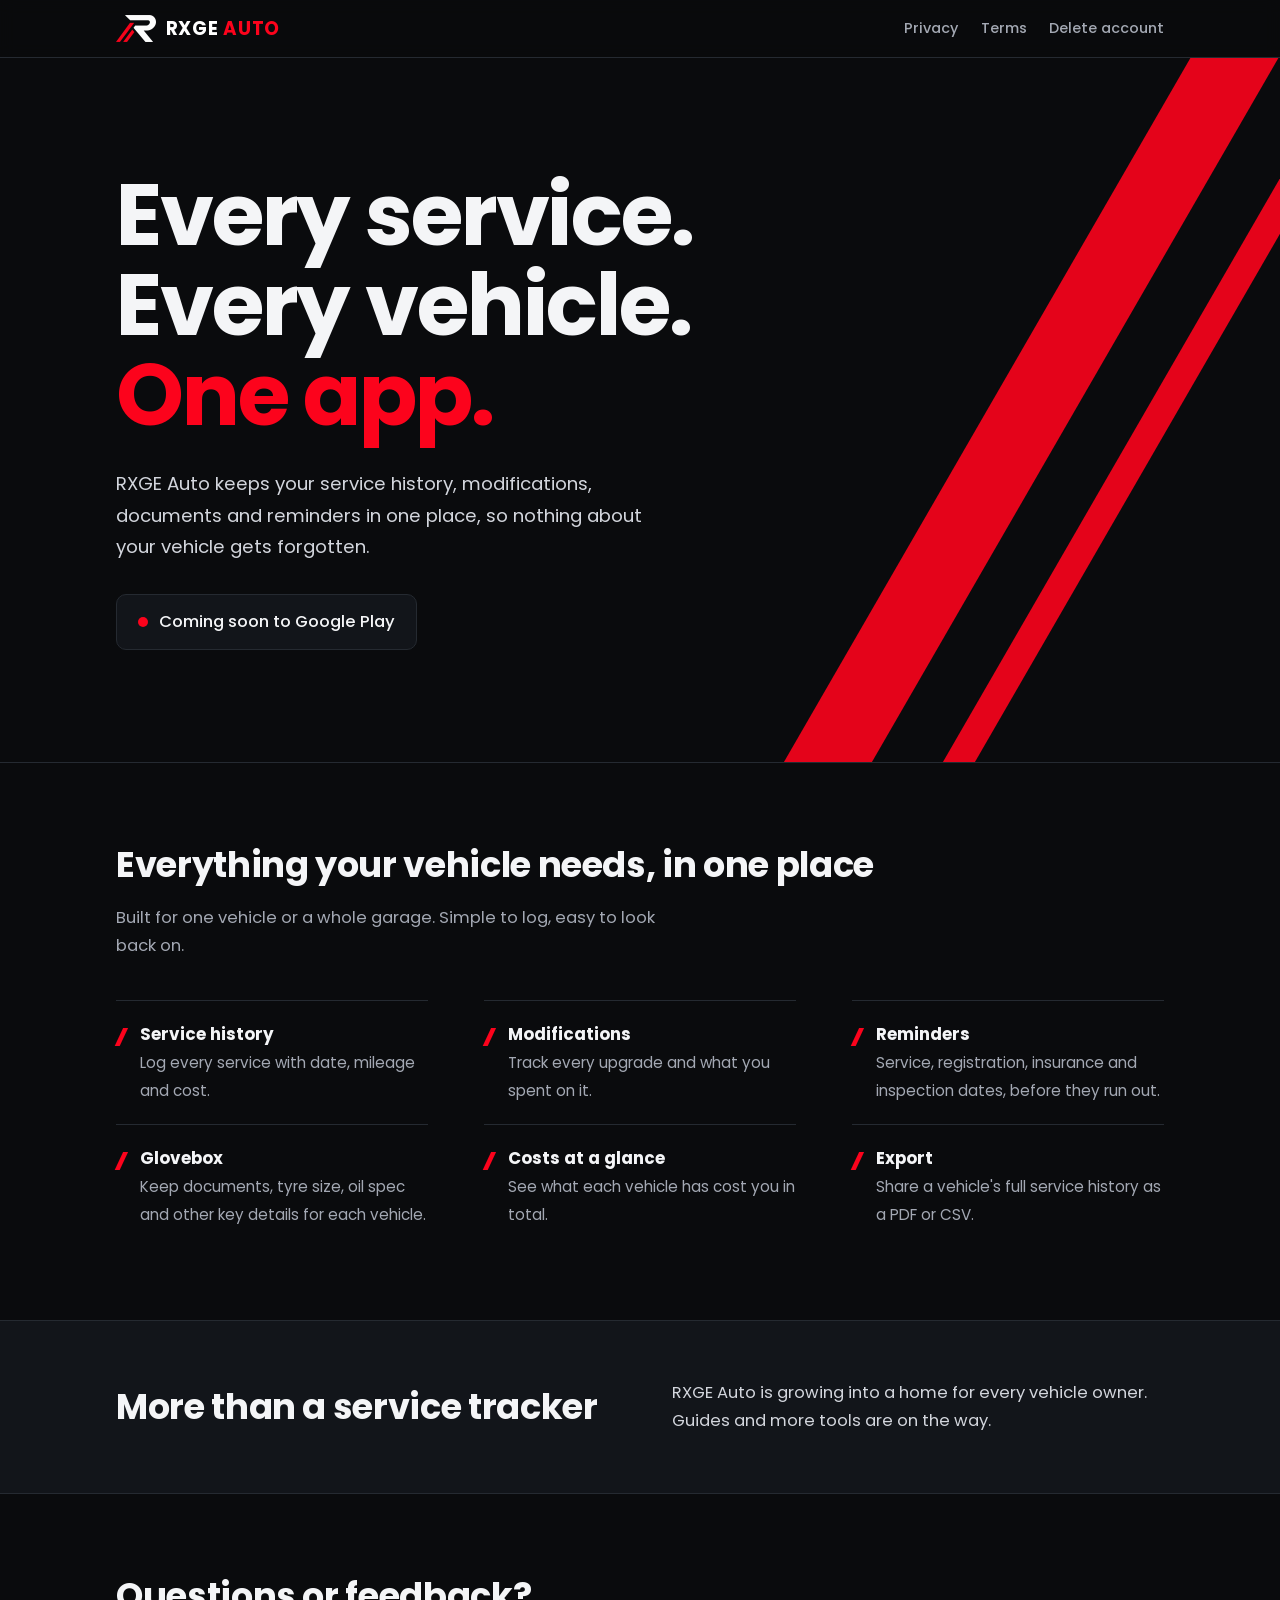
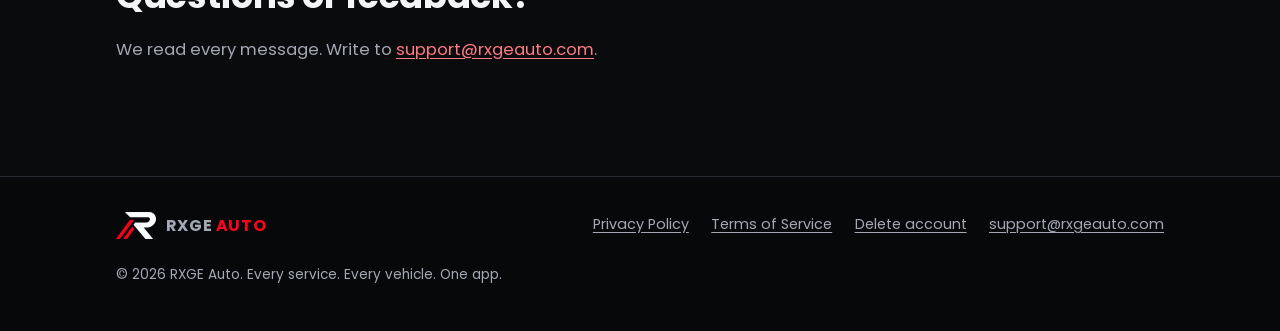
<file: index.html>
<!doctype html>
<html lang="en">
<head>
<meta charset="utf-8">
<meta name="viewport" content="width=device-width, initial-scale=1">
<title>RXGE Auto | Every service. Every vehicle. One app.</title>
<meta name="description" content="RXGE Auto keeps every service, modification, document and reminder for your vehicles in one place.">
<link rel="stylesheet" href="/style.css">
<link rel="preload" href="/fonts/Poppins-Bold.woff2" as="font" type="font/woff2" crossorigin>
<link rel="icon" href="/favicon.ico" sizes="any">
<link rel="icon" type="image/png" sizes="32x32" href="/favicon-32.png">
<link rel="icon" type="image/png" sizes="16x16" href="/favicon-16.png">
<link rel="apple-touch-icon" href="/apple-touch-icon.png">
<link rel="manifest" href="/site.webmanifest">
<meta name="theme-color" content="#07080A">
<meta property="og:type" content="website">
<meta property="og:site_name" content="RXGE Auto">
<meta property="og:title" content="RXGE Auto">
<meta property="og:description" content="Every service. Every vehicle. One app.">
<meta property="og:image" content="https://rxgeauto.com/og-image-1200x630.png">
<meta name="twitter:card" content="summary_large_image">
</head>
<body>
<header class="site"><div class="bar">
<a class="brand" href="/"><img src="/logo-mark.png" alt="" width="40" height="27"><span>RXGE <b>AUTO</b></span></a>
<nav aria-label="Main"><a href="/privacy/">Privacy</a><a href="/terms/">Terms</a><a class="hide-sm" href="/delete-account/">Delete account</a></nav>
</div></header>
<main style="max-width:none;padding:0">
<section class="hero"><div class="hero-in">
<h1><span>Every service.</span><span>Every vehicle.</span><span>One app.</span></h1>
<p class="lead">RXGE Auto keeps your service history, modifications, documents and reminders in one place, so nothing about your vehicle gets forgotten.</p>
<div class="soon"><i></i>Coming soon to Google Play</div>
</div></section>

<section class="wrap" id="features">
<h2>Everything your vehicle needs, in one place</h2>
<p class="sub">Built for one vehicle or a whole garage. Simple to log, easy to look back on.</p>
<ul class="feat">
<li><strong>Service history</strong><span>Log every service with date, mileage and cost.</span></li>
<li><strong>Modifications</strong><span>Track every upgrade and what you spent on it.</span></li>
<li><strong>Reminders</strong><span>Service, registration, insurance and inspection dates, before they run out.</span></li>
<li><strong>Glovebox</strong><span>Keep documents, tyre size, oil spec and other key details for each vehicle.</span></li>
<li><strong>Costs at a glance</strong><span>See what each vehicle has cost you in total.</span></li>
<li><strong>Export</strong><span>Share a vehicle's full service history as a PDF or CSV.</span></li>
</ul>
</section>

<section class="band"><div class="wrap">
<h2>More than a service tracker</h2>
<p>RXGE Auto is growing into a home for every vehicle owner. Guides and more tools are on the way.</p>
</div></section>

<section class="wrap">
<h2>Questions or feedback?</h2>
<p class="sub">We read every message. Write to <a href="mailto:support@rxgeauto.com">support@rxgeauto.com</a>.</p>
</section>
</main>
<footer class="site"><div class="foot">
<a class="brand" href="/"><img src="/logo-mark.png" alt="" width="34" height="23"><span>RXGE <b>AUTO</b></span></a>
<nav aria-label="Footer"><a href="/privacy/">Privacy Policy</a><a href="/terms/">Terms of Service</a><a href="/delete-account/">Delete account</a><a href="mailto:support@rxgeauto.com">support@rxgeauto.com</a></nav>
<p>&copy; 2026 RXGE Auto. Every service. Every vehicle. One app.</p>
</div></footer>
</body>
</html>
</file>
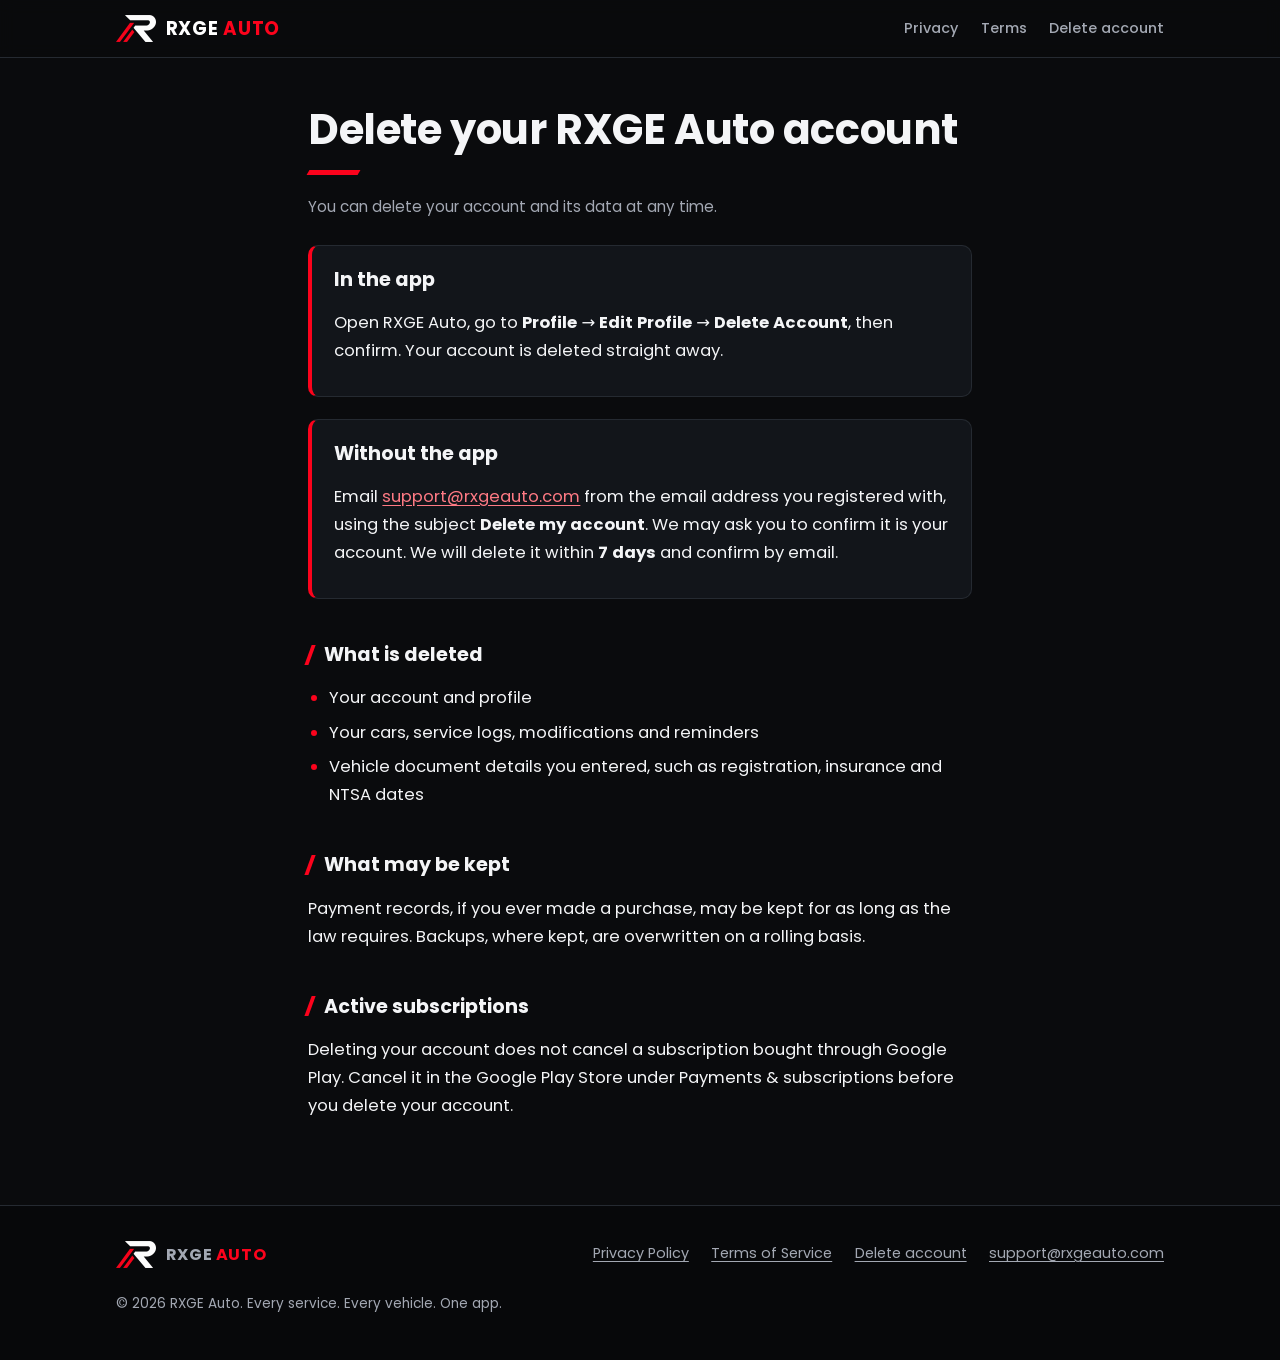
<file: delete-account/index.html>
<!doctype html>
<html lang="en">
<head>
<meta charset="utf-8">
<meta name="viewport" content="width=device-width, initial-scale=1">
<title>Delete your RXGE Auto account</title>
<meta name="description" content="How to delete your RXGE Auto account and data.">
<link rel="stylesheet" href="/style.css">
<link rel="icon" href="/favicon.ico" sizes="any">
<link rel="icon" type="image/png" sizes="32x32" href="/favicon-32.png">
<link rel="icon" type="image/png" sizes="16x16" href="/favicon-16.png">
<link rel="apple-touch-icon" href="/apple-touch-icon.png">
<link rel="manifest" href="/site.webmanifest">
<meta name="theme-color" content="#07080A">

<meta property="og:type" content="website">
<meta property="og:site_name" content="RXGE Auto">
<meta property="og:title" content="RXGE Auto">
<meta property="og:description" content="Every service. Every vehicle. One app.">
<meta property="og:image" content="https://rxgeauto.com/og-image-1200x630.png">
<meta name="twitter:card" content="summary_large_image">
</head>
<body>
<header class="site"><div class="bar">
<a class="brand" href="/"><img src="/logo-mark.png" alt="" width="40" height="27"><span>RXGE <b>AUTO</b></span></a>
<nav aria-label="Main"><a href="/privacy/">Privacy</a><a href="/terms/">Terms</a><a class="hide-sm" href="/delete-account/">Delete account</a></nav>
</div></header>
<main>

<h1>Delete your RXGE Auto account</h1>
<p class="meta">You can delete your account and its data at any time.</p>

<div class="box">
<h2>In the app</h2>
<p>Open RXGE Auto, go to <strong>Profile</strong> &rarr; <strong>Edit Profile</strong> &rarr; <strong>Delete Account</strong>, then confirm. Your account is deleted straight away.</p>
</div>

<div class="box">
<h2>Without the app</h2>
<p>Email <a href="mailto:support@rxgeauto.com?subject=Delete%20my%20account">support@rxgeauto.com</a> from the email address you registered with, using the subject <strong>Delete my account</strong>. We may ask you to confirm it is your account. We will delete it within <strong>7 days</strong> and confirm by email.</p>
</div>

<h2>What is deleted</h2>
<ul>
<li>Your account and profile</li>
<li>Your cars, service logs, modifications and reminders</li>
<li>Vehicle document details you entered, such as registration, insurance and NTSA dates</li>
</ul>

<h2>What may be kept</h2>
<p>Payment records, if you ever made a purchase, may be kept for as long as the law requires. Backups, where kept, are overwritten on a rolling basis.</p>

<h2>Active subscriptions</h2>
<p>Deleting your account does not cancel a subscription bought through Google Play. Cancel it in the Google Play Store under Payments &amp; subscriptions before you delete your account.</p>

</main>
<footer class="site"><div class="foot">
<a class="brand" href="/"><img src="/logo-mark.png" alt="" width="34" height="23"><span>RXGE <b>AUTO</b></span></a>
<nav aria-label="Footer"><a href="/privacy/">Privacy Policy</a><a href="/terms/">Terms of Service</a><a href="/delete-account/">Delete account</a><a href="mailto:support@rxgeauto.com">support@rxgeauto.com</a></nav>
<p>&copy; 2026 RXGE Auto. Every service. Every vehicle. One app.</p>
</div></footer>
</body>
</html>
</file>
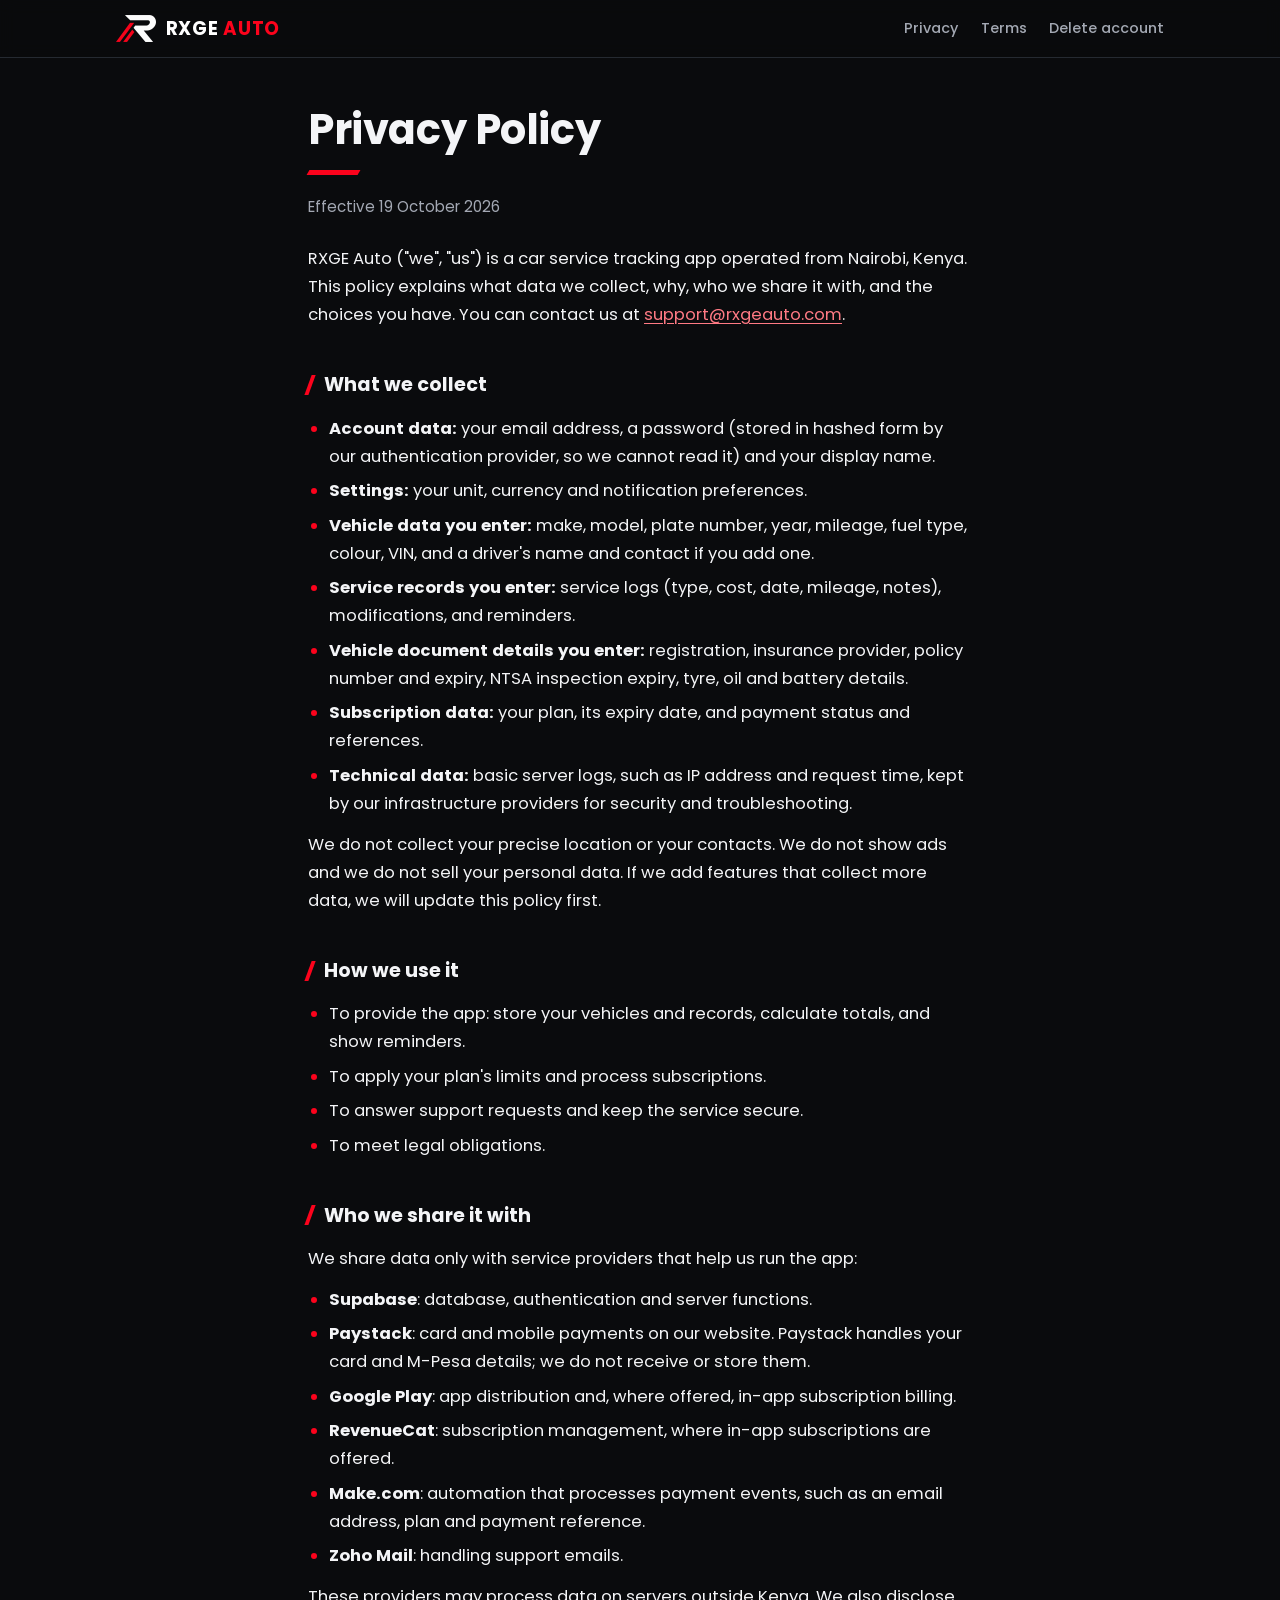
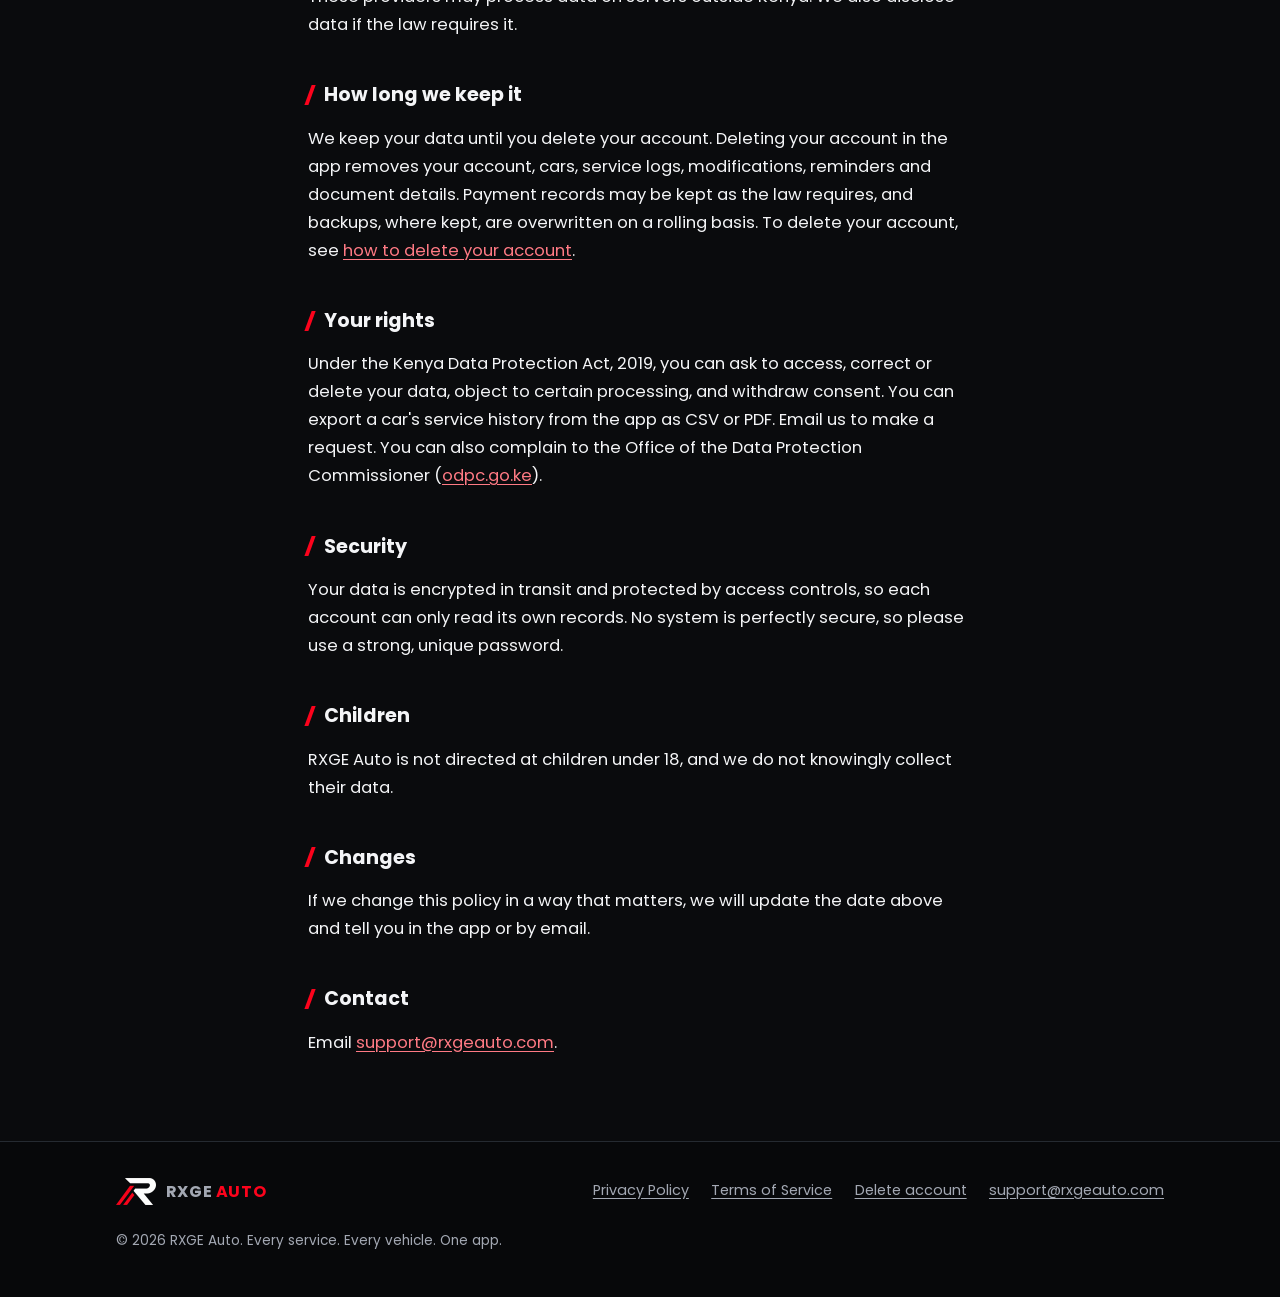
<file: privacy/index.html>
<!doctype html>
<html lang="en">
<head>
<meta charset="utf-8">
<meta name="viewport" content="width=device-width, initial-scale=1">
<title>Privacy Policy | RXGE Auto</title>
<meta name="description" content="How RXGE Auto collects, uses and protects your data.">
<link rel="stylesheet" href="/style.css">
<link rel="icon" href="/favicon.ico" sizes="any">
<link rel="icon" type="image/png" sizes="32x32" href="/favicon-32.png">
<link rel="icon" type="image/png" sizes="16x16" href="/favicon-16.png">
<link rel="apple-touch-icon" href="/apple-touch-icon.png">
<link rel="manifest" href="/site.webmanifest">
<meta name="theme-color" content="#07080A">

<meta property="og:type" content="website">
<meta property="og:site_name" content="RXGE Auto">
<meta property="og:title" content="RXGE Auto">
<meta property="og:description" content="Every service. Every vehicle. One app.">
<meta property="og:image" content="https://rxgeauto.com/og-image-1200x630.png">
<meta name="twitter:card" content="summary_large_image">
</head>
<body>
<header class="site"><div class="bar">
<a class="brand" href="/"><img src="/logo-mark.png" alt="" width="40" height="27"><span>RXGE <b>AUTO</b></span></a>
<nav aria-label="Main"><a href="/privacy/">Privacy</a><a href="/terms/">Terms</a><a class="hide-sm" href="/delete-account/">Delete account</a></nav>
</div></header>
<main>

<h1>Privacy Policy</h1>
<p class="meta">Effective 19 October 2026</p>

<p>RXGE Auto ("we", "us") is a car service tracking app operated from Nairobi, Kenya. This policy explains what data we collect, why, who we share it with, and the choices you have. You can contact us at <a href="mailto:support@rxgeauto.com">support@rxgeauto.com</a>.</p>

<h2>What we collect</h2>
<ul>
<li><strong>Account data:</strong> your email address, a password (stored in hashed form by our authentication provider, so we cannot read it) and your display name.</li>
<li><strong>Settings:</strong> your unit, currency and notification preferences.</li>
<li><strong>Vehicle data you enter:</strong> make, model, plate number, year, mileage, fuel type, colour, VIN, and a driver's name and contact if you add one.</li>
<li><strong>Service records you enter:</strong> service logs (type, cost, date, mileage, notes), modifications, and reminders.</li>
<li><strong>Vehicle document details you enter:</strong> registration, insurance provider, policy number and expiry, NTSA inspection expiry, tyre, oil and battery details.</li>
<li><strong>Subscription data:</strong> your plan, its expiry date, and payment status and references.</li>
<li><strong>Technical data:</strong> basic server logs, such as IP address and request time, kept by our infrastructure providers for security and troubleshooting.</li>
</ul>
<p>We do not collect your precise location or your contacts. We do not show ads and we do not sell your personal data. If we add features that collect more data, we will update this policy first.</p>

<h2>How we use it</h2>
<ul>
<li>To provide the app: store your vehicles and records, calculate totals, and show reminders.</li>
<li>To apply your plan's limits and process subscriptions.</li>
<li>To answer support requests and keep the service secure.</li>
<li>To meet legal obligations.</li>
</ul>

<h2>Who we share it with</h2>
<p>We share data only with service providers that help us run the app:</p>
<ul>
<li><strong>Supabase</strong>: database, authentication and server functions.</li>
<li><strong>Paystack</strong>: card and mobile payments on our website. Paystack handles your card and M-Pesa details; we do not receive or store them.</li>
<li><strong>Google Play</strong>: app distribution and, where offered, in-app subscription billing.</li>
<li><strong>RevenueCat</strong>: subscription management, where in-app subscriptions are offered.</li>
<li><strong>Make.com</strong>: automation that processes payment events, such as an email address, plan and payment reference.</li>
<li><strong>Zoho Mail</strong>: handling support emails.</li>
</ul>
<p>These providers may process data on servers outside Kenya. We also disclose data if the law requires it.</p>

<h2>How long we keep it</h2>
<p>We keep your data until you delete your account. Deleting your account in the app removes your account, cars, service logs, modifications, reminders and document details. Payment records may be kept as the law requires, and backups, where kept, are overwritten on a rolling basis. To delete your account, see <a href="/delete-account/">how to delete your account</a>.</p>

<h2>Your rights</h2>
<p>Under the Kenya Data Protection Act, 2019, you can ask to access, correct or delete your data, object to certain processing, and withdraw consent. You can export a car's service history from the app as CSV or PDF. Email us to make a request. You can also complain to the Office of the Data Protection Commissioner (<a href="https://www.odpc.go.ke">odpc.go.ke</a>).</p>

<h2>Security</h2>
<p>Your data is encrypted in transit and protected by access controls, so each account can only read its own records. No system is perfectly secure, so please use a strong, unique password.</p>

<h2>Children</h2>
<p>RXGE Auto is not directed at children under 18, and we do not knowingly collect their data.</p>

<h2>Changes</h2>
<p>If we change this policy in a way that matters, we will update the date above and tell you in the app or by email.</p>

<h2>Contact</h2>
<p>Email <a href="mailto:support@rxgeauto.com">support@rxgeauto.com</a>.</p>

</main>
<footer class="site"><div class="foot">
<a class="brand" href="/"><img src="/logo-mark.png" alt="" width="34" height="23"><span>RXGE <b>AUTO</b></span></a>
<nav aria-label="Footer"><a href="/privacy/">Privacy Policy</a><a href="/terms/">Terms of Service</a><a href="/delete-account/">Delete account</a><a href="mailto:support@rxgeauto.com">support@rxgeauto.com</a></nav>
<p>&copy; 2026 RXGE Auto. Every service. Every vehicle. One app.</p>
</div></footer>
</body>
</html>
</file>
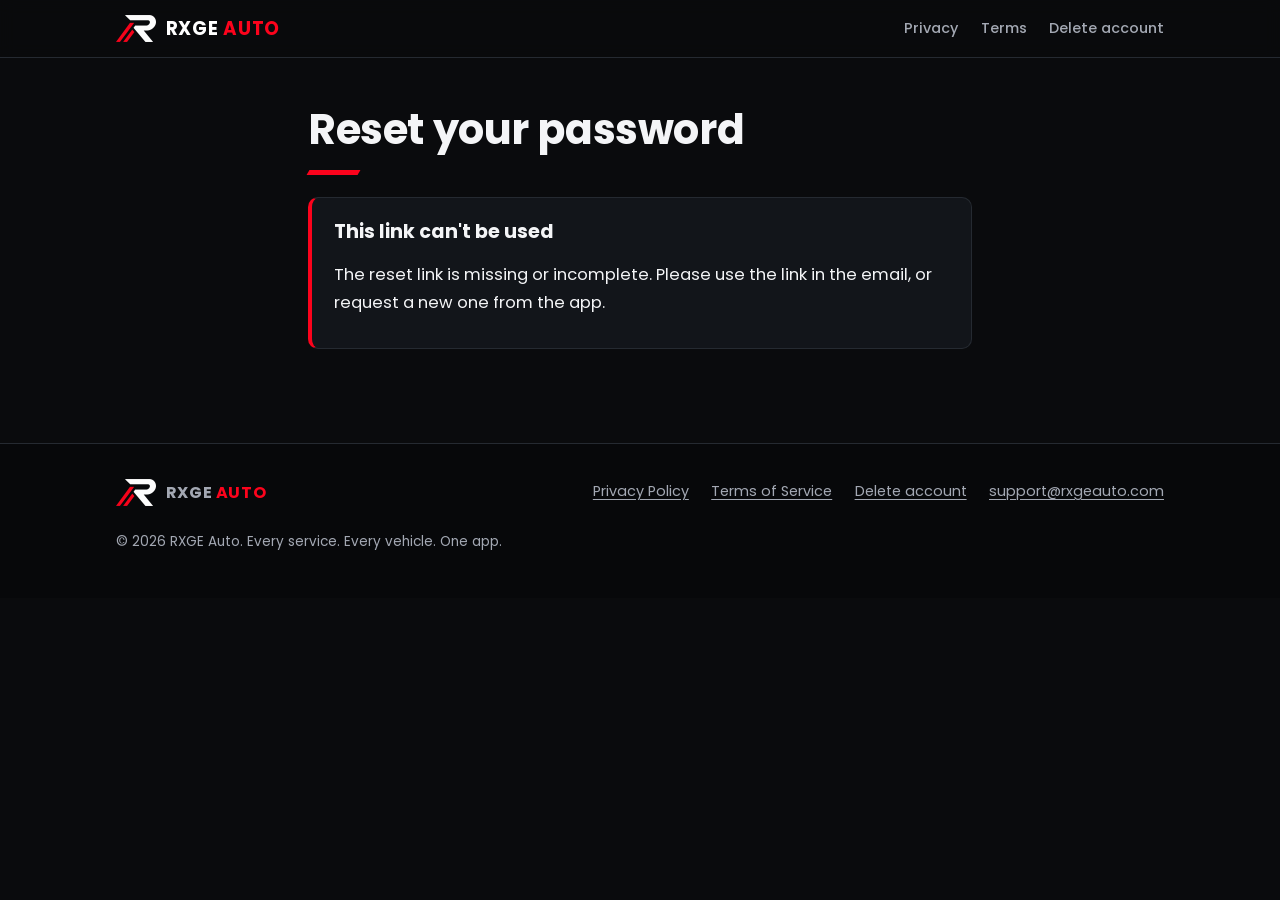
<file: reset-password/index.html>
<!doctype html>
<html lang="en">
<head>
<meta charset="utf-8">
<meta name="viewport" content="width=device-width, initial-scale=1">
<meta name="robots" content="noindex">
<meta name="referrer" content="no-referrer">
<title>Reset your password | RXGE Auto</title>
<link rel="stylesheet" href="/style.css">
<style>
  :root{--err:#FF9C94;--ok:#7FD99A}
  form{max-width:26rem}
  label{display:block;font-weight:600;margin:1.1rem 0 .35rem}
  input[type=password],input[type=text]{width:100%;padding:.75rem .9rem;font:inherit;color:var(--text);background:var(--surface);border:1px solid var(--line);border-radius:8px}
  input:focus-visible,button:focus-visible{outline:3px solid var(--link);outline-offset:2px}
  .show{display:flex;align-items:center;gap:.5rem;margin:.75rem 0 0;color:var(--muted);font-size:.95rem}
  button.primary{margin-top:1.25rem;width:100%;padding:.85rem 1rem;font:inherit;font-weight:700;color:#fff;background:var(--primary);border:0;border-radius:8px;cursor:pointer}
  button.primary[disabled]{opacity:.6;cursor:not-allowed}
  #status{margin-top:1rem;min-height:1.5em}
  #status.err{color:var(--err)}
  #status.ok{color:var(--ok)}
  [hidden]{display:none !important}
</style>
  <link rel="icon" href="/favicon.ico" sizes="any">
<link rel="icon" type="image/png" sizes="32x32" href="/favicon-32.png">
<link rel="icon" type="image/png" sizes="16x16" href="/favicon-16.png">
<link rel="apple-touch-icon" href="/apple-touch-icon.png">
<link rel="manifest" href="/site.webmanifest">
<meta name="theme-color" content="#07080A">

<meta property="og:type" content="website">
<meta property="og:site_name" content="RXGE Auto">
<meta property="og:title" content="RXGE Auto">
<meta property="og:description" content="Every service. Every vehicle. One app.">
<meta property="og:image" content="https://rxgeauto.com/og-image-1200x630.png">
<meta name="twitter:card" content="summary_large_image">
</head>
<body>
<header class="site"><div class="bar">
<a class="brand" href="/"><img src="/logo-mark.png" alt="" width="40" height="27"><span>RXGE <b>AUTO</b></span></a>
<nav aria-label="Main"><a href="/privacy/">Privacy</a><a href="/terms/">Terms</a><a class="hide-sm" href="/delete-account/">Delete account</a></nav>
</div></header>
<main>
<h1>Reset your password</h1>

<form id="form" novalidate>
  <p class="meta">Choose a new password for your RXGE Auto account.</p>
  <label for="pw1">New password</label>
  <input id="pw1" type="password" autocomplete="new-password" minlength="8" required>
  <label for="pw2">Confirm new password</label>
  <input id="pw2" type="password" autocomplete="new-password" minlength="8" required>
  <label class="show"><input id="show" type="checkbox"> Show passwords</label>
  <button id="btn" class="primary" type="submit">Update password</button>
  <p id="status" role="status" aria-live="polite"></p>
</form>

<div id="done" class="box" hidden>
  <h2>Password updated</h2>
  <p>Open the RXGE Auto app and log in with your new password.</p>
</div>

<div id="bad" class="box" hidden>
  <h2>This link can't be used</h2>
  <p id="badmsg">The reset link is missing or incomplete. Please use the link in the email, or request a new one from the app.</p>
</div>
</main>
<footer class="site"><div class="foot">
<a class="brand" href="/"><img src="/logo-mark.png" alt="" width="34" height="23"><span>RXGE <b>AUTO</b></span></a>
<nav aria-label="Footer"><a href="/privacy/">Privacy Policy</a><a href="/terms/">Terms of Service</a><a href="/delete-account/">Delete account</a><a href="mailto:support@rxgeauto.com">support@rxgeauto.com</a></nav>
<p>&copy; 2026 RXGE Auto. Every service. Every vehicle. One app.</p>
</div></footer>

<script>
(function () {
  var SUPABASE_URL = 'https://wtckrkboklftvcbsolcz.supabase.co';
  var ANON_KEY = 'eyJhbGciOiJIUzI1NiIsInR5cCI6IkpXVCJ9.eyJpc3MiOiJzdXBhYmFzZSIsInJlZiI6Ind0Y2tya2Jva2xmdHZjYnNvbGN6Iiwicm9sZSI6ImFub24iLCJpYXQiOjE3ODk0OTI3MzAsImV4cCI6MjEwNTA2ODczMH0.dove2MKWmz1Ss9e7itqUFr6X4otquZS7E-KinlNhukQ';

  var form = document.getElementById('form');
  var btn = document.getElementById('btn');
  var statusEl = document.getElementById('status');
  var pw1 = document.getElementById('pw1');
  var pw2 = document.getElementById('pw2');
  var done = document.getElementById('done');
  var bad = document.getElementById('bad');

  var params = new URLSearchParams(window.location.search);
  var tokenHash = params.get('token_hash');
  var linkType = params.get('type');
  if (tokenHash) { history.replaceState(null, '', window.location.pathname); }

  var accessToken = null;

  function say(text, kind) {
    statusEl.textContent = text || '';
    statusEl.className = kind || '';
  }

  function showBad(text) {
    if (text) { document.getElementById('badmsg').textContent = text; }
    form.hidden = true;
    bad.hidden = false;
  }

  if (!tokenHash || (linkType && linkType !== 'recovery')) { showBad(); }

  document.getElementById('show').addEventListener('change', function (e) {
    var t = e.target.checked ? 'text' : 'password';
    pw1.type = t; pw2.type = t;
  });

  async function readJson(res) {
    try { return await res.json(); } catch (e) { return {}; }
  }

  form.addEventListener('submit', async function (e) {
    e.preventDefault();
    say('');
    var a = pw1.value, b = pw2.value;
    if (a.length < 8) { say('Use at least 8 characters.', 'err'); return; }
    if (a !== b) { say('The two passwords do not match.', 'err'); return; }

    btn.disabled = true;
    say('Updating your password…');

    try {
      if (!accessToken) {
        var v = await fetch(SUPABASE_URL + '/auth/v1/verify', {
          method: 'POST',
          headers: { 'Content-Type': 'application/json', 'apikey': ANON_KEY },
          body: JSON.stringify({ type: 'recovery', token_hash: tokenHash })
        });
        var vj = await readJson(v);
        if (!v.ok || !vj.access_token) {
          showBad('This reset link has expired or was already used. Please request a new one from the app.');
          return;
        }
        accessToken = vj.access_token;
      }

      var u = await fetch(SUPABASE_URL + '/auth/v1/user', {
        method: 'PUT',
        headers: {
          'Content-Type': 'application/json',
          'apikey': ANON_KEY,
          'Authorization': 'Bearer ' + accessToken
        },
        body: JSON.stringify({ password: a })
      });
      var uj = await readJson(u);

      if (!u.ok) {
        var msg = uj.msg || uj.message || uj.error_description || 'Could not update your password. Please try again.';
        say(msg, 'err');
        btn.disabled = false;
        return;
      }

      fetch(SUPABASE_URL + '/auth/v1/logout?scope=local', {
        method: 'POST',
        headers: { 'apikey': ANON_KEY, 'Authorization': 'Bearer ' + accessToken }
      }).catch(function () {});
      accessToken = null;
      form.hidden = true;
      done.hidden = false;
    } catch (err) {
      say('Network problem. Check your connection and try again.', 'err');
      btn.disabled = false;
    }
  });
})();
</script>
</body>
</html>
</file>
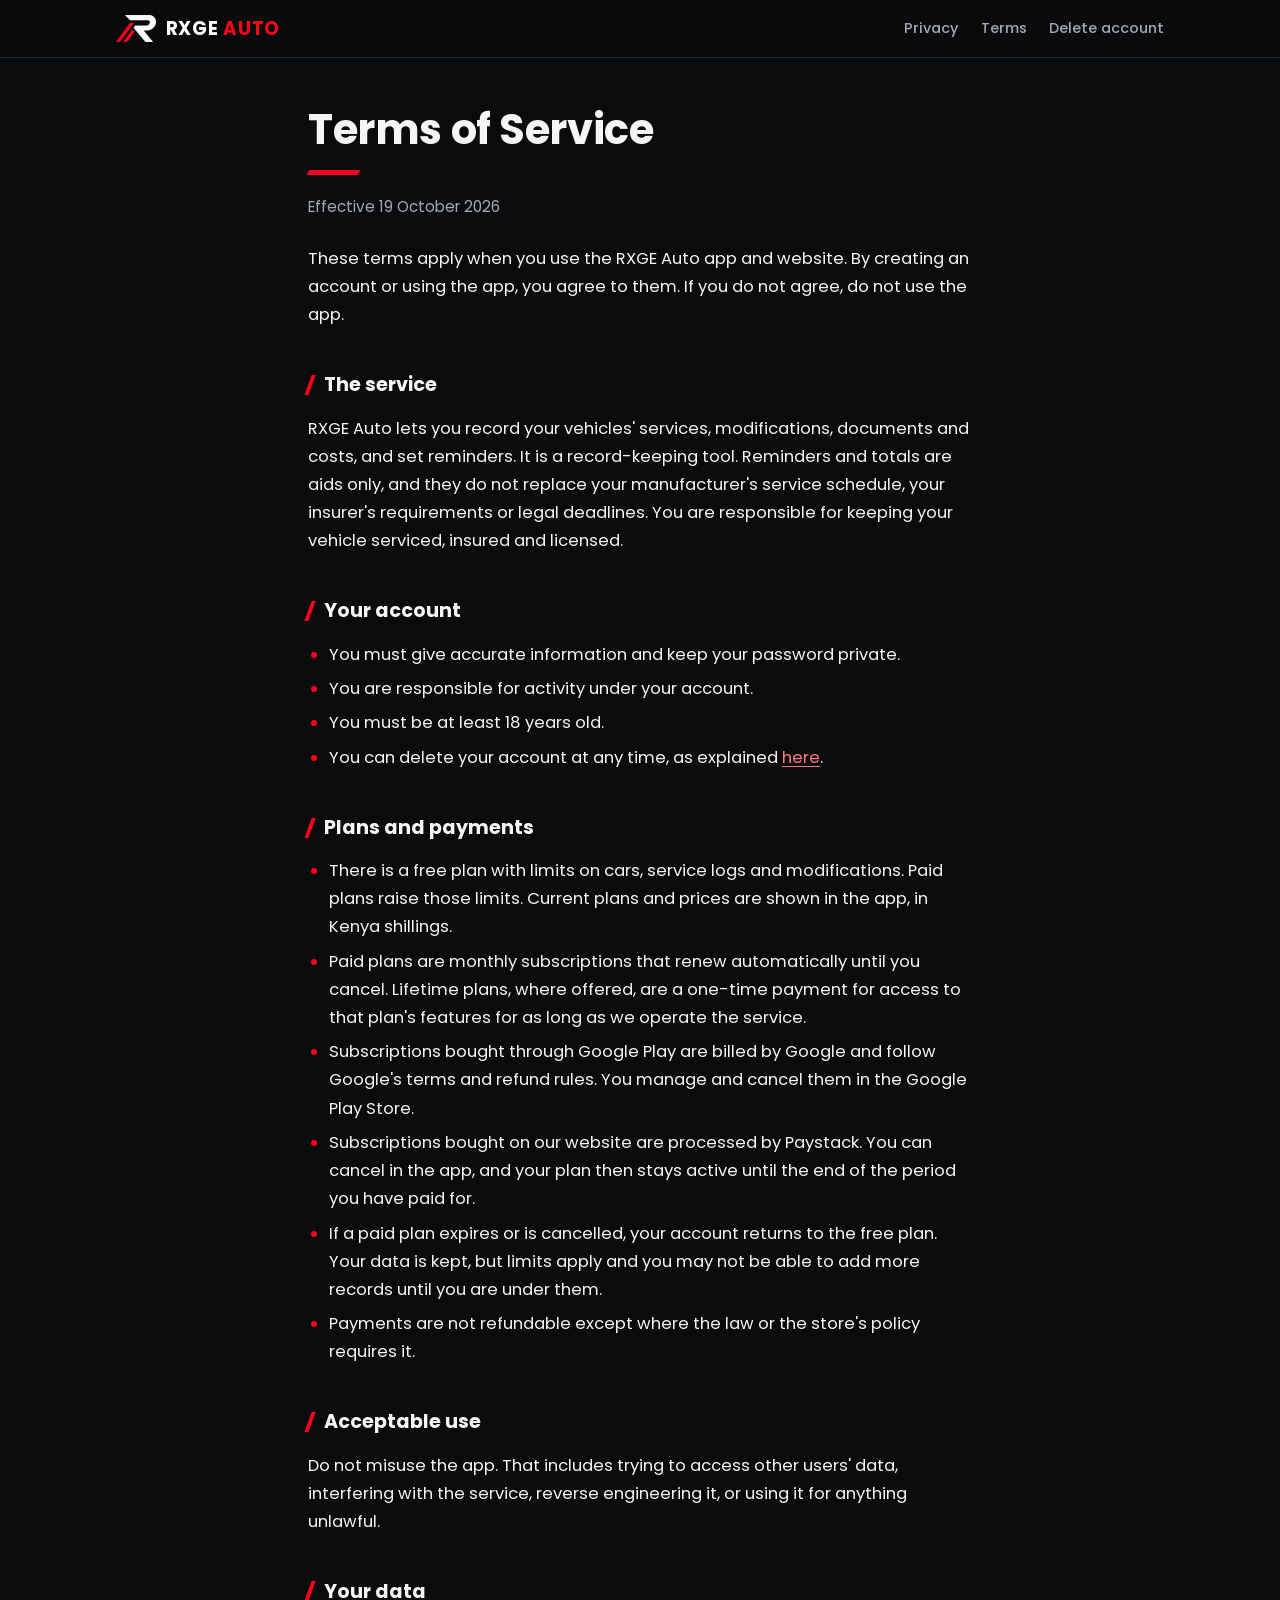
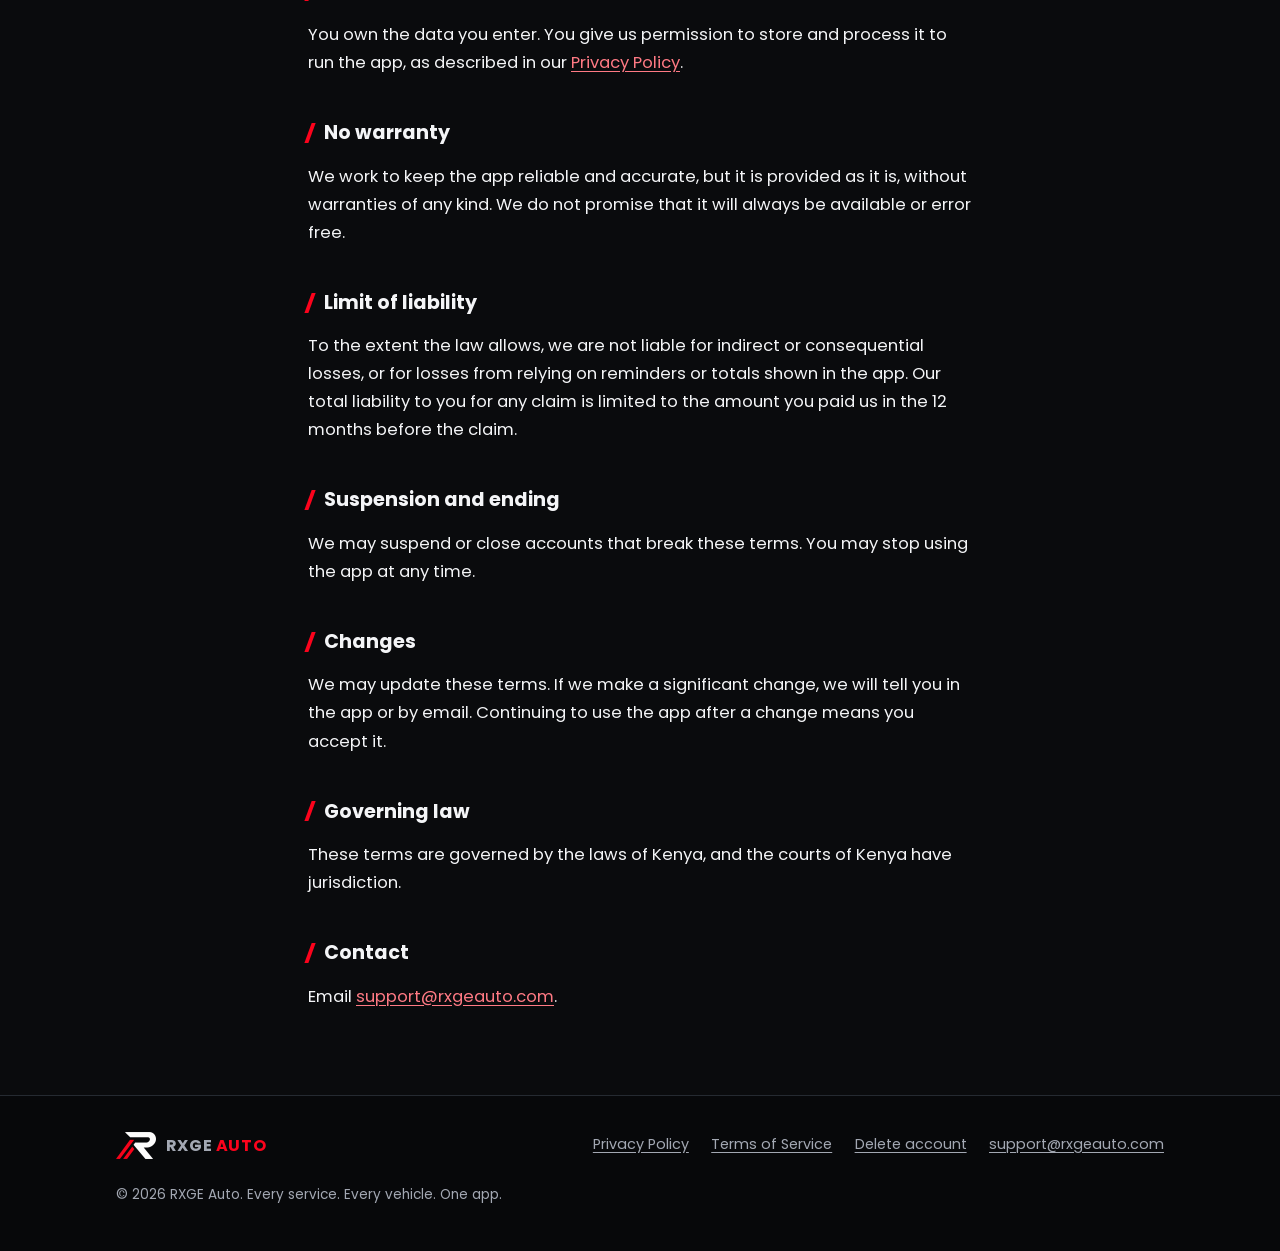
<file: terms/index.html>
<!doctype html>
<html lang="en">
<head>
<meta charset="utf-8">
<meta name="viewport" content="width=device-width, initial-scale=1">
<title>Terms of Service | RXGE Auto</title>
<meta name="description" content="The terms for using RXGE Auto.">
<link rel="stylesheet" href="/style.css">
<link rel="icon" href="/favicon.ico" sizes="any">
<link rel="icon" type="image/png" sizes="32x32" href="/favicon-32.png">
<link rel="icon" type="image/png" sizes="16x16" href="/favicon-16.png">
<link rel="apple-touch-icon" href="/apple-touch-icon.png">
<link rel="manifest" href="/site.webmanifest">
<meta name="theme-color" content="#07080A">

<meta property="og:type" content="website">
<meta property="og:site_name" content="RXGE Auto">
<meta property="og:title" content="RXGE Auto">
<meta property="og:description" content="Every service. Every vehicle. One app.">
<meta property="og:image" content="https://rxgeauto.com/og-image-1200x630.png">
<meta name="twitter:card" content="summary_large_image">
</head>
<body>
<header class="site"><div class="bar">
<a class="brand" href="/"><img src="/logo-mark.png" alt="" width="40" height="27"><span>RXGE <b>AUTO</b></span></a>
<nav aria-label="Main"><a href="/privacy/">Privacy</a><a href="/terms/">Terms</a><a class="hide-sm" href="/delete-account/">Delete account</a></nav>
</div></header>
<main>

<h1>Terms of Service</h1>
<p class="meta">Effective 19 October 2026</p>

<p>These terms apply when you use the RXGE Auto app and website. By creating an account or using the app, you agree to them. If you do not agree, do not use the app.</p>

<h2>The service</h2>
<p>RXGE Auto lets you record your vehicles' services, modifications, documents and costs, and set reminders. It is a record-keeping tool. Reminders and totals are aids only, and they do not replace your manufacturer's service schedule, your insurer's requirements or legal deadlines. You are responsible for keeping your vehicle serviced, insured and licensed.</p>

<h2>Your account</h2>
<ul>
<li>You must give accurate information and keep your password private.</li>
<li>You are responsible for activity under your account.</li>
<li>You must be at least 18 years old.</li>
<li>You can delete your account at any time, as explained <a href="/delete-account/">here</a>.</li>
</ul>

<h2>Plans and payments</h2>
<ul>
<li>There is a free plan with limits on cars, service logs and modifications. Paid plans raise those limits. Current plans and prices are shown in the app, in Kenya shillings.</li>
<li>Paid plans are monthly subscriptions that renew automatically until you cancel. Lifetime plans, where offered, are a one-time payment for access to that plan's features for as long as we operate the service.</li>
<li>Subscriptions bought through Google Play are billed by Google and follow Google's terms and refund rules. You manage and cancel them in the Google Play Store.</li>
<li>Subscriptions bought on our website are processed by Paystack. You can cancel in the app, and your plan then stays active until the end of the period you have paid for.</li>
<li>If a paid plan expires or is cancelled, your account returns to the free plan. Your data is kept, but limits apply and you may not be able to add more records until you are under them.</li>
<li>Payments are not refundable except where the law or the store's policy requires it.</li>
</ul>

<h2>Acceptable use</h2>
<p>Do not misuse the app. That includes trying to access other users' data, interfering with the service, reverse engineering it, or using it for anything unlawful.</p>

<h2>Your data</h2>
<p>You own the data you enter. You give us permission to store and process it to run the app, as described in our <a href="/privacy/">Privacy Policy</a>.</p>

<h2>No warranty</h2>
<p>We work to keep the app reliable and accurate, but it is provided as it is, without warranties of any kind. We do not promise that it will always be available or error free.</p>

<h2>Limit of liability</h2>
<p>To the extent the law allows, we are not liable for indirect or consequential losses, or for losses from relying on reminders or totals shown in the app. Our total liability to you for any claim is limited to the amount you paid us in the 12 months before the claim.</p>

<h2>Suspension and ending</h2>
<p>We may suspend or close accounts that break these terms. You may stop using the app at any time.</p>

<h2>Changes</h2>
<p>We may update these terms. If we make a significant change, we will tell you in the app or by email. Continuing to use the app after a change means you accept it.</p>

<h2>Governing law</h2>
<p>These terms are governed by the laws of Kenya, and the courts of Kenya have jurisdiction.</p>

<h2>Contact</h2>
<p>Email <a href="mailto:support@rxgeauto.com">support@rxgeauto.com</a>.</p>

</main>
<footer class="site"><div class="foot">
<a class="brand" href="/"><img src="/logo-mark.png" alt="" width="34" height="23"><span>RXGE <b>AUTO</b></span></a>
<nav aria-label="Footer"><a href="/privacy/">Privacy Policy</a><a href="/terms/">Terms of Service</a><a href="/delete-account/">Delete account</a><a href="mailto:support@rxgeauto.com">support@rxgeauto.com</a></nav>
<p>&copy; 2026 RXGE Auto. Every service. Every vehicle. One app.</p>
</div></footer>
</body>
</html>
</file>
<file: style.css>
@font-face{font-family:Poppins;font-weight:400;font-display:swap;src:url(/fonts/Poppins-Regular.woff2) format("woff2")}
@font-face{font-family:Poppins;font-weight:500;font-display:swap;src:url(/fonts/Poppins-Medium.woff2) format("woff2")}
@font-face{font-family:Poppins;font-weight:700;font-display:swap;src:url(/fonts/Poppins-Bold.woff2) format("woff2")}
:root{
  color-scheme:dark;
  --bg:#0A0B0D; --surface:#12151A; --line:#252A31;
  --text:#F4F5F7; --muted:#A3A8B3;
  --primary:#E0061B; --brand:#FC031C; --link:#FF7A84;
}
*{box-sizing:border-box}
html{-webkit-text-size-adjust:100%;scroll-behavior:smooth}
body{margin:0;background:var(--bg);color:var(--text);font:400 16.5px/1.7 Poppins,system-ui,-apple-system,"Segoe UI",Roboto,Arial,sans-serif}
a{color:var(--link);text-underline-offset:3px}
a:hover{color:#fff}
a:focus-visible,button:focus-visible{outline:3px solid var(--link);outline-offset:3px;border-radius:4px}
img{max-width:100%;height:auto}

/* header */
header.site{position:sticky;top:0;z-index:10;background:rgba(10,11,13,.92);backdrop-filter:blur(8px);border-bottom:1px solid var(--line)}
.bar{max-width:68rem;margin:0 auto;padding:.8rem 1.25rem;display:flex;align-items:center;gap:1.25rem;flex-wrap:wrap}
.brand{display:flex;align-items:center;gap:.6rem;margin-right:auto;color:#fff;text-decoration:none;font-weight:700;font-size:1.15rem;letter-spacing:.04em}
.brand img{width:40px;height:auto;display:block}
.brand b{color:var(--brand);font-weight:700}
header.site nav{display:flex;gap:1.4rem;flex-wrap:wrap}
header.site nav a{color:var(--muted);text-decoration:none;font-size:.9rem;font-weight:500}
header.site nav a:hover{color:#fff}
@media(max-width:520px){.hide-sm{display:none}}

/* content pages */
main{max-width:44rem;margin:0 auto;padding:3rem 1.25rem 4.5rem}
h1{font-size:clamp(1.9rem,5vw,2.6rem);line-height:1.15;margin:0 0 .6rem;font-weight:700;letter-spacing:-.01em}
h1::after{content:"";display:block;width:3.2rem;height:5px;margin-top:1rem;background:var(--brand);transform:skewX(-30deg)}
h2{font-size:1.2rem;margin:2.5rem 0 .4rem;font-weight:700;padding-left:1rem;position:relative}
h2::before{content:"";position:absolute;left:0;top:.3em;width:4px;height:1.05em;background:var(--brand);transform:skewX(-20deg)}
.box h2{padding-left:0;margin-top:0}.box h2::before{display:none}
p,ul{margin:.8rem 0}
ul{padding-left:1.3rem}
li{margin:.4rem 0}
li::marker{color:var(--brand)}
.meta{color:var(--muted);font-size:.95rem;margin:1.2rem 0 1.6rem}
.box{background:var(--surface);border:1px solid var(--line);border-left:4px solid var(--brand);border-radius:10px;padding:1.1rem 1.4rem;margin:1.4rem 0}

/* footer */
footer.site{border-top:1px solid var(--line);background:#07080A}
.foot{max-width:68rem;margin:0 auto;padding:2.2rem 1.25rem 2.8rem;display:flex;gap:1.5rem 3rem;flex-wrap:wrap;align-items:flex-start;color:var(--muted);font-size:.9rem}
.foot .brand{font-size:1rem;margin:0 auto 0 0}
.foot nav{display:flex;gap:.5rem 1.4rem;flex-wrap:wrap}
.foot a{color:var(--muted)}.foot a:hover{color:#fff}
.foot p{flex-basis:100%;margin:0;font-size:.85rem}

/* home */
.hero{position:relative;overflow:hidden;border-bottom:1px solid var(--line)}
.hero::before,.hero::after{content:"";position:absolute;top:-10%;bottom:-10%;transform:skewX(-30deg);background:var(--brand);opacity:.9;animation:slide .9s cubic-bezier(.2,.7,.2,1) both}
.hero::before{right:16%;width:5.5rem}
.hero::after{right:8%;width:2rem;animation-delay:.12s}
.hero-in{position:relative;z-index:1;max-width:68rem;margin:0 auto;padding:clamp(3.5rem,10vw,7rem) 1.25rem}
.hero h1{font-size:clamp(2.6rem,8.2vw,5.4rem);line-height:1.04;letter-spacing:-.025em;margin:0}
.hero h1::after{display:none}
.hero h1 span{display:block}
.hero h1 span:nth-child(3){color:var(--brand)}
.lead{max-width:34rem;font-size:1.15rem;color:#D3D6DD;margin:1.8rem 0 2rem}
.soon{display:inline-flex;align-items:center;gap:.7rem;padding:.8rem 1.3rem;border:1px solid var(--line);background:var(--surface);border-radius:10px;font-weight:500}
.soon i{width:10px;height:10px;border-radius:50%;background:var(--brand)}
@keyframes slide{from{transform:translateX(60%) skewX(-30deg);opacity:0}}
@media(prefers-reduced-motion:reduce){.hero::before,.hero::after{animation:none}}
@media(max-width:720px){.hero::before{right:-1rem}.hero::after{right:-5rem}.hero h1{text-shadow:0 2px 24px #0A0B0D}}

.wrap{max-width:68rem;margin:0 auto;padding:4.5rem 1.25rem}
.wrap>h2{font-size:clamp(1.6rem,4vw,2.2rem);padding:0;margin:0 0 .6rem;letter-spacing:-.01em}
.wrap>h2::before{display:none}
.wrap>p.sub{max-width:36rem;color:var(--muted);margin:0 0 2.5rem}
.feat{display:grid;grid-template-columns:repeat(auto-fit,minmax(18rem,1fr));gap:0 3.5rem;list-style:none;padding:0;margin:0}
.feat li{margin:0;padding:1.2rem 0 1.2rem 1.5rem;border-top:1px solid var(--line);position:relative}
.feat li::before{content:"";position:absolute;left:.2rem;top:1.65rem;width:5px;height:1.1rem;background:var(--brand);transform:skewX(-25deg)}
.feat strong{display:block;font-size:1.05rem}
.feat span{color:var(--muted);font-size:.95rem}
.band{background:var(--surface);border-block:1px solid var(--line)}
.band .wrap{display:flex;gap:2rem 4rem;flex-wrap:wrap;align-items:center;padding-block:3.5rem}
.band h2{margin:0;flex:1 1 20rem}
.band p{flex:1 1 20rem;margin:0;color:#D3D6DD}
</file>
